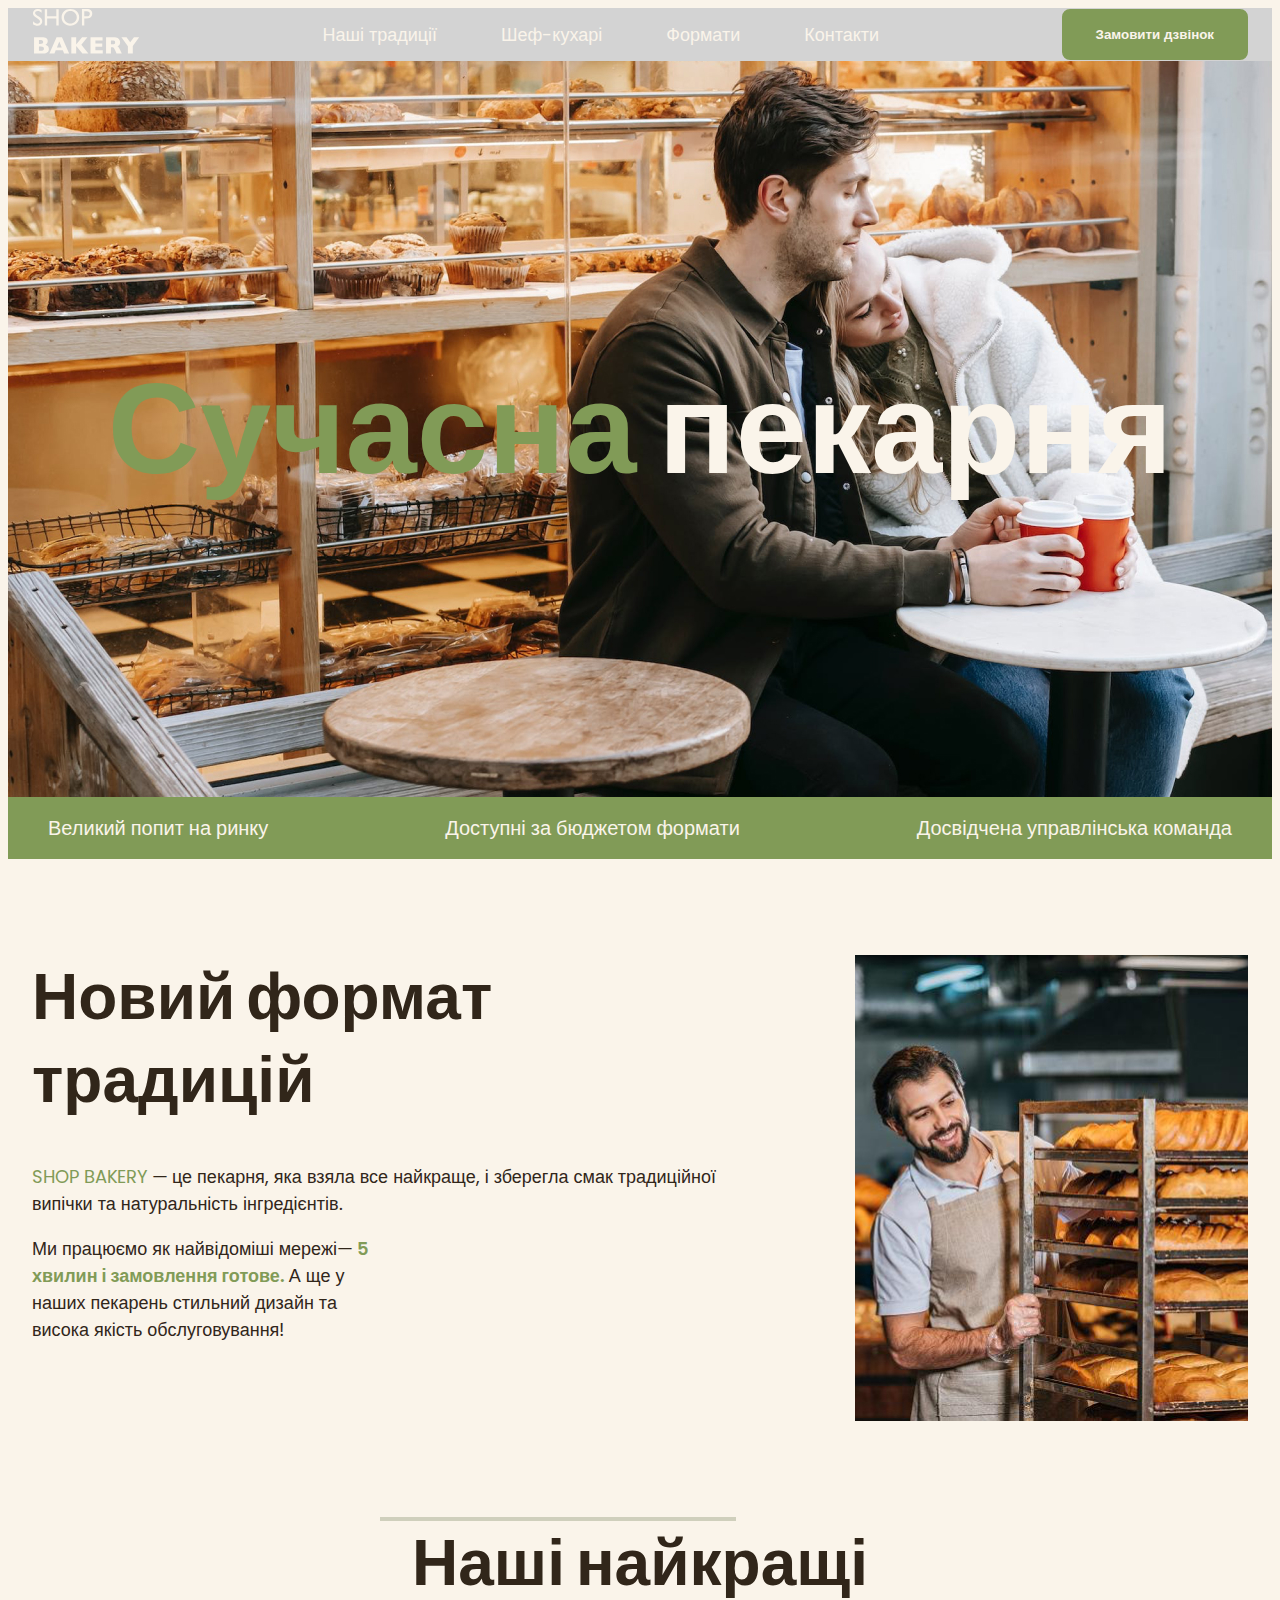
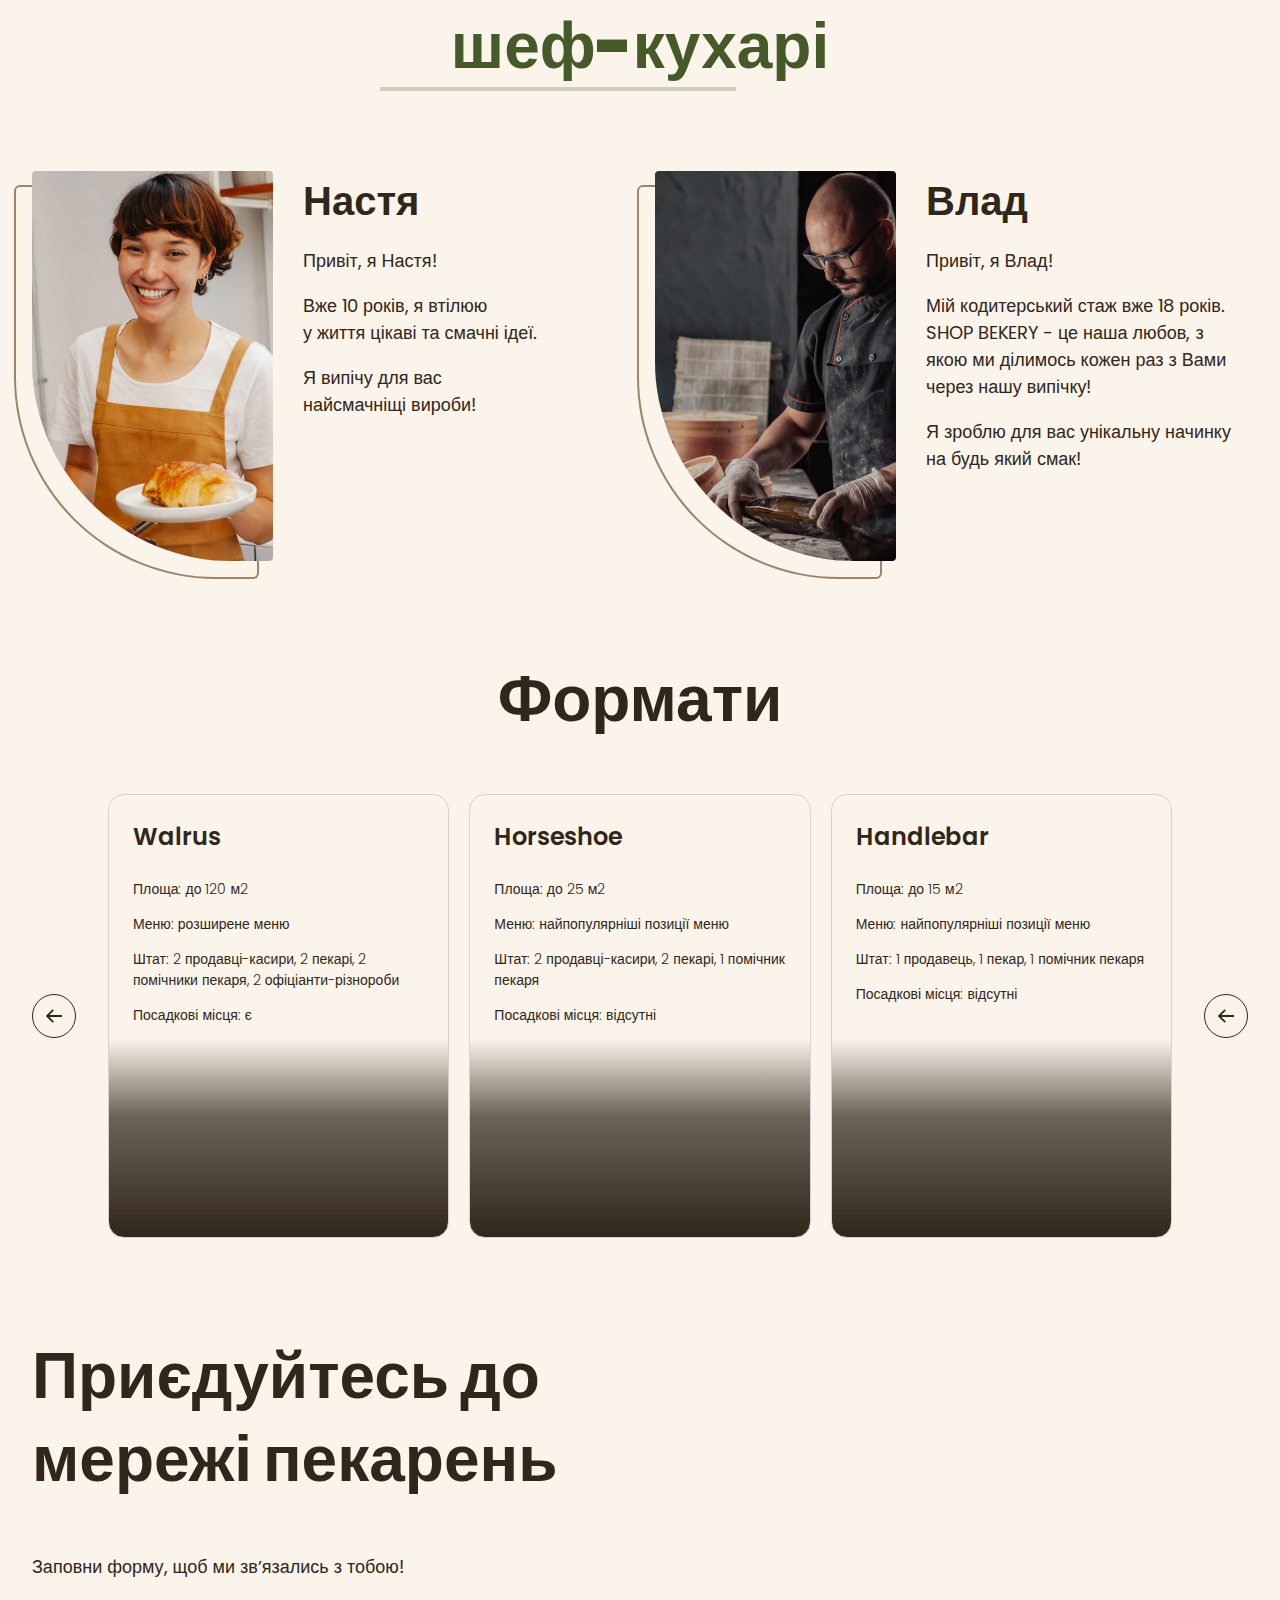
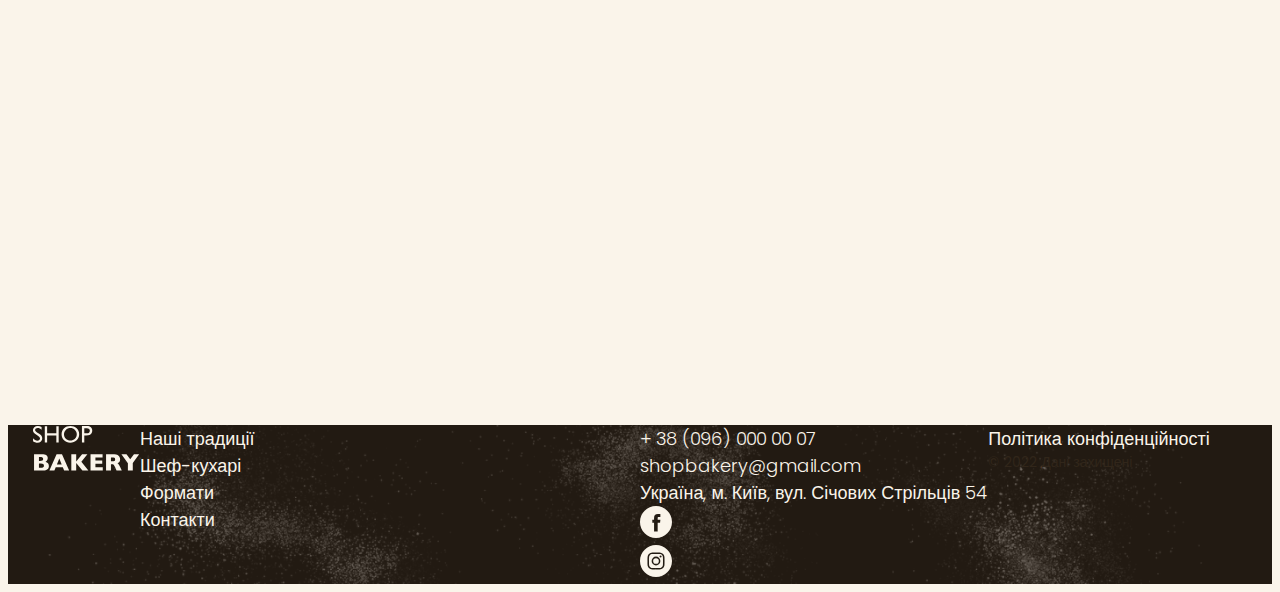
<file: index.html>
<!DOCTYPE html>
<html lang="uk">
<head>
    <meta charset="UTF-8">
    <meta http-equiv="X-UA-Compatible" content="IE=edge">
    <meta name="viewport" content="width=device-width, initial-scale=1.0">
    <title>Becker land</title>
    <!-- Fonts -->
    <!-- <link rel="preconnect" href="https://fonts.googleapis.com">
    <link rel="preconnect" href="https://fonts.gstatic.com" crossorigin>
    <link href="https://fonts.googleapis.com/css2?family=Poppins:wght@300;400;600;900&display=swap" rel="stylesheet"> -->
    <!-- Style css -->
    <link rel="stylesheet" href="./css/style.css">
</head>
<body>
   <header class="header">
        <div class="container">
            <div class="header-container">
                <nav class="header-nav">
                    <a href="/index.html">
                    <img src="/img/logo.svg" alt="Logo">
                    </a>
                    <ul class="header-menu">
                        <li><a class="link" href="#tradition-section">Наші традиції</a></li>
                        <li><a class="link" href="#chefs-best">Шеф-кухарі</a></li>
                        <li><a class="link" href="#formats-section">Формати</a></li>
                        <li><a class="link" href="#contacts">Контакти</a></li>
                    </ul>
                    </nav>
                    <button class="button" type="button">Замовити дзвінок</button>
            </div>
        </div>
   </header>
   <main>
        <section class="hero-section">
            <div class="container">
                <h1 class="hero-title"><span class="accent">Сучасна</span> пекарня</h1>
            </div>
        </section>
        <div class="test-box"></div>
        <section class="advantages-section">
                <div class="container">
                    <h2 class="visualy-hidden">Наші переваги</h2>
                    <ul class="advantages-list">
                        <li class="advantages-item">Великий попит на ринку </li>
                        <li class="advantages-item">Доступні за бюджетом формати</li>
                        <li class="advantages-item">Досвідчена управлінська команда</li>
                    </ul>
                </div>
        </section>
        <section class="tradition-section section"  id="tradition-section" >
            <div class="container">
             <div class="tradition-container">
                <div class="tradition-content">
                    <h2 class="tradition-tittle section-tital">Новий формат традицій</h2>
                    <p class="tradition-text">
                    <span class="brand-uppercase">shop bakery</span> — це пекарня, яка взяла все найкраще, і зберегла смак традиційної випічки та натуральність інгредієнтів.
                    </p>
                    <p class="tradition-text limited">Ми працюємо як найвідоміші мережі— 
                    <span class="brand">5 хвилин і замовлення готове.</span>
                    А ще у наших пекарень стильний дизайн 
                    та висока якість обслуговування!</p>
                </div>
                    <img src="./img/Baker.jpg" alt="Baker-man">
             </div>
            </div>
        </section>
        <section class="section" id="chefs-best">
            <div class="container">
                <h2 class="chefs-tittle section-tital centered">Наші найкращі <spam class="accent">шеф-кухарі</spam></h2>
            <ul class="chefs-list">
                <li class="chefs-item"> 
                    <article class="chef-card">
                        <img class="chef-image" src="/img/Nastya.jpg" alt="Nastya chef">
                        <div>
                            <h3 class="chef-title">Настя</h3>
                            <p class="chef-text">Привіт, я Настя!</p> 
                            <p class="chef-text">Вже 10 років, я втілюю <br> у життя цікаві та смачні ідеї.</p>   
                            <p class="chef-text">Я випічу для вас <br> найсмачніщі вироби!</p>
                        </div>
                    </article>
                </li>
                <li class="chefs-item"> 
                    <article class="chef-card">
                        <img class="chef-image" src="/img/Vlad.jpg" alt="Vlad chef">
                        <div>
                            <h3 class="chef-title">Влад</h3>
                            <p class="chef-text">Привіт, я Влад!</p>
                            <p class="chef-text">Мій кодитерський стаж вже 18 років. SHOP BEKERY - це наша любов, з якою ми ділимось кожен раз з Вами через нашу випічку!</p>
                            <p class="chef-text">Я зроблю для вас унікальну начинку на будь який смак!</p>
                        </div>
                    </article>
                </li>
            </ul>
            </div>
        </section>
        <section class="section" id="formats-section">
            <div class="container">
                <h2 class="section-tital centered">Формати</h2>
                <div class="formats-container">
                    <button class="carousel-button" type="button">
                        <svg width="16px" height="16px">
                            <use href="./img/icons.svg#icon-Arrow-1"></use>
                        </svg>
                    </button>
                    <ul class="format-list">
                        <li class="formats-item">
                        <article class="format-card">
                            <h3 class="format-title" lang="en">Walrus</h3>                     
                            <div class="format-text">
                                <p>Площа: до 120 м2</p>
                                <p>Меню: розширене меню</p> 
                                <p>Штат: 2 продавці-касири, 2 пекарі, 2 помічники пекаря, 2 офіціанти-різнороби</p>                        
                                <p>Посадкові місця: є</p>
                            </div>
                        </article>
                        </li>
                        <li class="formats-item">
                            <article class="format-card">
                            <h3 class="format-title" lang="en">Horseshoe</h3>
                            <div class="format-text">
                                <p>Площа: до 25 м2</p>
                                <p>Меню: найпопулярніші позиції меню</p>
                                <p>Штат: 2 продавці-касири, 2 пекарі, 1 помічник пекаря</p>
                                <p>Посадкові місця: відсутні</p>
                            </div>
                            </article>
                        </li>
                        <li class="formats-item">
                            <article class="format-card">
                            <h3 class="format-title" lang="en">Handlebar</h3>
                            <div class="format-text">
                                <p>Площа: до 15 м2</p>
                                <p>Меню: найпопулярніші позиції меню </p>
                                <p>Штат: 1 продавець, 1 пекар, 1 помічник пекаря</p>
                                <p>Посадкові місця: відсутні</p> 
                            </div>                   
                            </article>
                        </li>
                    </ul>
                    <button class="carousel-button" type="button">
                        <svg width="16px" height="16px">
                            <use href="./img/icons.svg#icon-Arrow-1"></use>
                        </svg>
                    </button>
                </div>
            </div>  
        </section>
        <section class=" contact-section section" id="contacts-section">
            <div class="container">
                <div class="contact-container">
                    <div class="contact-form">
                        <h2 class="section-tital">Приєдуйтесь до мережі пекарень</h2>
                        <p>Заповни форму, щоб ми звʼязались з тобою!</p>
                        <!-- forma -->
                    </div>
                    <iframe class="contact-map" 
                    src="https://www.google.com/maps/embed?pb=!1m18!1m12!1m3!1d2540.1634470425342!2d30.488693012523882!3d50.456680986796194!2m3!1f0!2f0!3f0!3m2!1i1024!2i768!4f13.1!3m3!1m2!1s0x40d4ce637c006b2d%3A0xaf86385f19996ff0!2z0YPQuy4g0KHQtdGH0LXQstGL0YUg0KHRgtGA0LXQu9GM0YbQvtCyLCA1NCwg0JrQuNC10LIsINCj0LrRgNCw0LjQvdCwLCAwMjAwMA!5e0!3m2!1sru!2sro!4v1731419680389!5m2!1sru!2sro" 
                    width="603" 
                    height="595" 
                    allowfullscreen="" 
                    loading="lazy" 
                    referrerpolicy="no-referrer-when-downgrade">
                    </iframe>
                </div>
            </div>
        </section>
   </main>
   <footer class="footer">   
        <div class="container">
            <div class="footer-container">
                <nav class="footer-nav">
                    <a href="#">
                        <img src="/img/logo.svg" alt="Logo">
                    </a>
                    <ul>
                        <li><a class="link" href="#" target="_blank">Наші традиції</a></li>
                        <li><a class="link" href="#">Шеф-кухарі</a></li>
                        <li><a class="link" href="#">Формати</a></li>
                        <li><a class="link" href="#">Контакти</a></li>
                    </ul>
                </nav>
                <address class="footer-address">
                    <ul>
                        <li><a class="address-link" href="tel:+380960000007">+ 38 (096) 000 00 07</a></li>
                        <li><a class="address-link" href="mailto:shopbakery@gmail.com">shopbakery@gmail.com</a></li>
                        <li><a class="address-link" href="https://g.co/kgs/2FfBcgK" target="_blank">Україна, м. Київ, вул. Січових Стрільців 54</a></li>
                        <li>
                            <a href="#">
                                <svg class="address-icon" width="32" height="32">
                                    <use href="./img/icons.svg#icon-facebook"></use>
                                </svg>
                            </a>
                        </li>
                        <li>
                            <a href="#">
                                <svg class="address-icon" width="32" height="32">
                                    <use href="./img/icons.svg#icon-instagram"></use>
                                </svg>
                            </a>
                        </li>
                    </ul>
                    <div class="address-info">
                        <a class="address-link" href="#" target="_blank">Політика конфіденційності</a>
                        <p class="address-copyright">&copy; 2022 Дані захищені</p>
                    </div>
                </address>
            </div>
        </div>
   </footer>
</body>
</html>
</file>
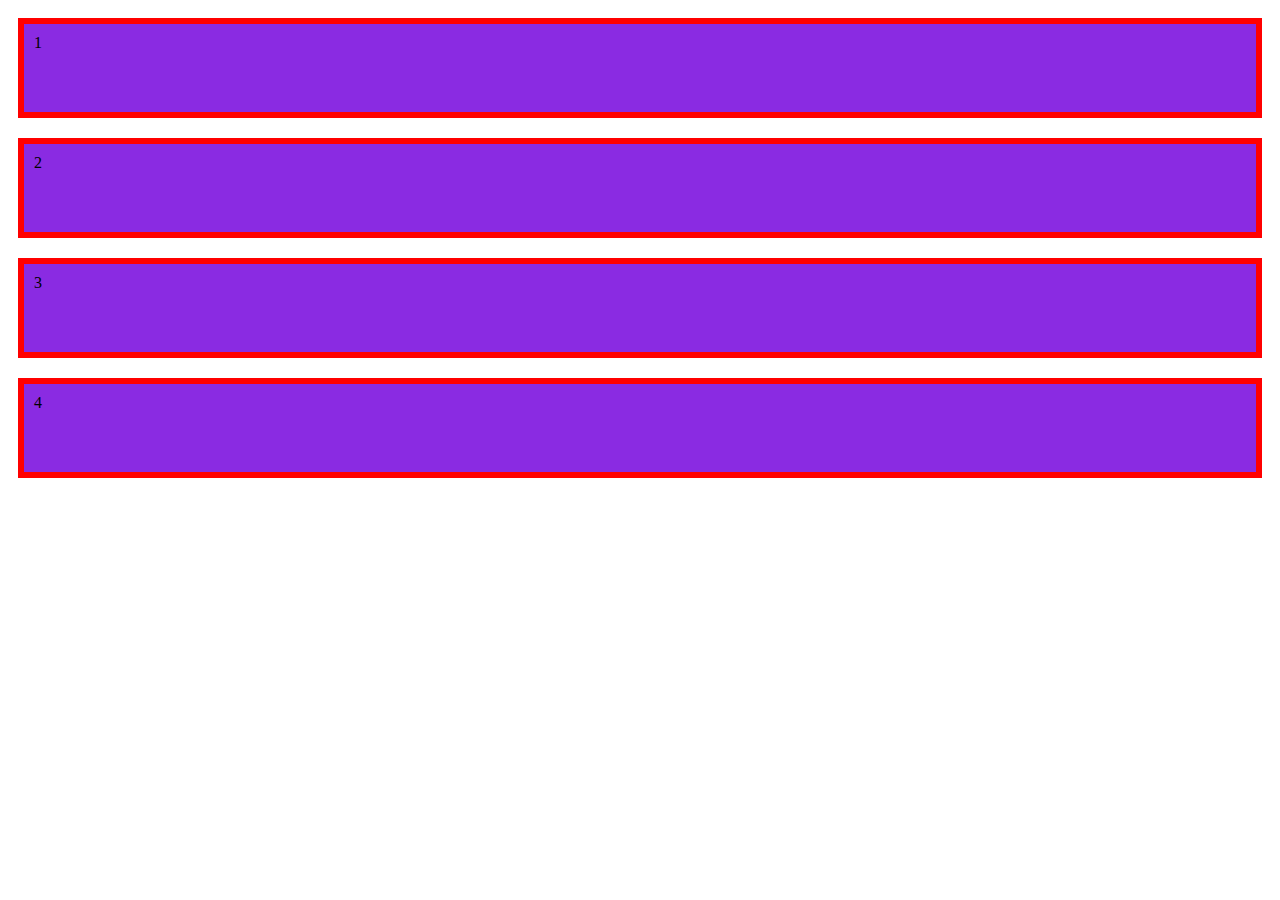
<file: test.html>
<!DOCTYPE html>
<html lang="en">
<head>
    <meta charset="UTF-8">
    <meta name="viewport" content="width=device-width, initial-scale=1.0">
    <link rel="stylesheet" href="/css/test.css">
    <title>Test</title>
</head>
<body>
    <div class="flex-container"> 
        <span class="item">1</span>
        <span class="item">2</span>
        <span class="item">3</span>
        <span class="item">4</span>
    </div>
</body>
</html>
</file>
<file: css/style.css>
@font-face {
    font-display: swap;
    font-family: 'Poppins';
    font-style: normal;
    font-weight: 300;
    src: url('../fonts/poppins-v21-latin-300.woff2') format('woff2');
  }
 
  @font-face {
    font-display: swap;
    font-family: 'Poppins';
    font-style: normal;
    font-weight: 400;
    src: url('../fonts/poppins-v21-latin-regular.woff2') format('woff2');
  }

  @font-face {
    font-display: swap;
    font-family: 'Poppins';
    font-style: normal;
    font-weight: 600;
    src: url('../fonts/poppins-v21-latin-600.woff2') format('woff2');
  }
  @font-face {
    font-display: swap;
    font-family: 'Poppins';
    font-style: normal;
    font-weight: 900;
    src: url('../fonts/poppins-v21-latin-900.woff2') format('woff2');
  }
:root{
    --color-brand-dark:#465929;
    --color-brand-normal:#819B57;
    --color-primary-dark: #31261A;
    --color-primary-light: #FAF4EA;
    --color-brand-light: #CFCFBC;
    --color-secondary-dark: #A18268;
}

/* Base */
*{
    box-sizing: border-box;
}
body{
    color: var(--color-primary-dark);
    background-color: var(--color-primary-light);
    font-family: 'Poppins', sans-serif;
    font-size: 18px;
    font-weight: 400;
    line-height: 1.5;
}
h1,h2,h3,h4,h5,h6,p{
    margin-top: 0;
}
address{
    font-style: normal;
}
ul{ 
    list-style: none;
    margin: 0;
    padding: 0;
}
.visualy-hidden{position:absolute;
    left:-10000px;
    top:auto;
    width:1px;
    height:1px;
    overflow:hidden;}
.section{
    padding: 48px 0;
}
.container{
    width: 100%;
    max-width: 1288px;
    margin: 0 auto;
    padding: 0 24px;
}
/* Button */
.button{
    padding: 16px 32px;
    color: var(--color-primary-light);
    font-weight: 600;
    background-color: var(--color-brand-normal);
    border: 2px solid var(--color-brand-normal);
    border-radius: 8px;
    cursor: pointer;
}
.button:hover{
    color: var(--color-brand-dark);
    background-color: transparent;
}
/* Link */
.link{
    color: var(--color-primary-light);
    text-decoration: none;
}
.link:hover{
    color: var(--color-brand-normal);
}
/* Header */
.header{
    background-color: lightgray;
}
.header-container{
    display: flex;
    align-items: center;
    gap: 40px;
}
.header-nav{
    display: flex;
    align-items: center;
    flex-grow: 1;
    gap: 40px;
}
.header-menu{
    display: flex;
    gap: 64px;
    flex-grow: 1;
    justify-content: center;
}


/* Hero section */
.hero-section{
    padding: 272px 0;
    background-image: url('../img/cople_of_people.jpg');
    background-repeat: no-repeat;
    background-position: center top;
    background-size: cover;
}
.hero-title{
    margin-bottom: 0;
    color: var(--color-primary-light);
    text-align: center;
    font-size: 128px;
    font-weight: 900;
}
.hero-title .accent{
    color: var(--color-brand-normal);
}
/* Advantages section */
.advantages-section{
    background-color: var(--color-brand-normal);
}
.advantages-list{
    display: flex;
    justify-content: space-between;
    gap: 40px;
    padding: 16px;
}
.advantages-item{
    font-size: 20px;
    font-weight: 300;
    color: var(--color-primary-light);
}
.section-tital{
    font-size: 64px;
    font-weight: 900;
    line-height: 1.3;
}

.section-tital.centered{
    text-align: center;
}
.section-tital .accent{
    color: var(--color-brand-dark);
}
/* tradition section */
.tradition-section{
    padding-top: 96px;
}
.tradition-container{
    display: flex;
    justify-content: space-between;
    gap: 40px;
}
.tradition-content{
    max-width: 710px;
}
.tradition-tittle{
    margin-bottom: 42px;
}
.tradition-text.limited{
    max-width: 340px;
}
.tradition-text .brand{
    color: var(--color-brand-normal);
    font-weight: 600;
}
.tradition-text .brand-uppercase{
    text-transform: uppercase;
    color: var(--color-brand-normal);
}
/* Chefs section */
.chef-title{
    margin-bottom: 16px;
    font-size: 40px;
    font-weight: 600;
}
.chefs-tittle{
    margin: 0 auto 80px;
    max-width: 520px;
}
.chef-image{
    width: 241px;
    height: 390px;
    gap: 0px;
    border-radius: 4px 4px 4px 200px;
    opacity: 0px;
    box-shadow: -16px 16px 0 0 var(--color-primary-light), -16px 16px 0 2px var(--color-secondary-dark);
}
.chefs-tittle::before,
.chefs-tittle::after{
    display: block;
    width: 352px;
    border: 2px solid var(--color-brand-light);
    content: '';}
.chefs-list{
    display: flex;
    gap: 30px;   
}
.chefs-item{
    flex-basis: calc((100% - 30px) / 2);
}
.chef-card{
    display: flex;
    gap: 30px;
}
/* Format section */
.formats-container{
    align-items: center;
    display: flex;
    gap: 32px;
}
.format-list{
    display: flex;
    flex-wrap: wrap;
    gap: 20px;
}
.formats-item{
    flex-basis: calc((100% - 40px) / 3);
}
.format-card{
    height: 444px;
    padding: 24px;
    border: 1px solid lightgray; /*remove*/
    border-radius: 16px;
    background-image: linear-gradient(180deg, rgba(49, 38, 26, 0) 55.21%, rgba(49, 38, 26, 0.71) 72.92%, #31261A 100%);
    ;
}
.formats-tittle{
    margin-bottom: 80px;
}
.format-title{
    font-size: 24px;
    font-weight: 600;
}
.format-text{
    font-size: 14px;
    font-weight: 300;
}
/* Carousel */
.carousel-button{
    display: flex;
    align-items: center;
    justify-content: center;
    width: 44px;
    height: 44px;
    padding: 0;
    fill: var(--color-primary-dark);
    background-color: transparent;
    border: 1px solid var(--color-primary-dark);
    border-radius: 50%;
    cursor:pointer;
    flex-shrink: 0;
}
.carousel-button:hover{
    background-color: var(--color-primary-dark);
    fill: var(--color-primary-light);
}

/* Contact-section */
.contact-section{
    padding-bottom: 96px;
}
.contact-container{
    display: flex;
    gap: 32px;
}
.contact-map{
    flex-shrink: 0;
    border: none;
    border-radius: 16px;
}
.contacts-tittle{
    margin-bottom: 16px;
}
/* Footer */
.footer-container{
    display: flex;
}
.footer-nav{
    display: flex;
    flex-basis: 50%;
}
.footer-address{
    display: flex;
    flex-basis: 50%;
}
.address-link{
    color: var(--color-primary-light);
    font-style: 16px;
    font-weight: 300;
    text-decoration: none;
}
.address-link:hover{
    color: var(--color-brand-normal);
}
.address-icon{
    fill: var(--color-primary-light);
}
.address-icon:hover{
    fill: var(--color-brand-normal);
}
.address-copyright{
    font-size: 14px;
}
.footer{
    background-color: var(--color-primary-dark);
    background-image: url('/img/footer-background.png');
    background-repeat: no-repeat;
    background-size: cover;
    background-position: center;
}
</file>
<file: css/test.css>
*{
    box-sizing: border-box;
}
.flex-container{
    display: flex;
    justify-content: center;
    flex-direction: column;
}
.item{
    flex-basis: 100px;
    height: 100px;
    background-color: blueviolet;
    padding: 10px;
    border: 6px solid red;
    margin: 10px;  
    /* flex-basis: auto;   */
}
</file>
